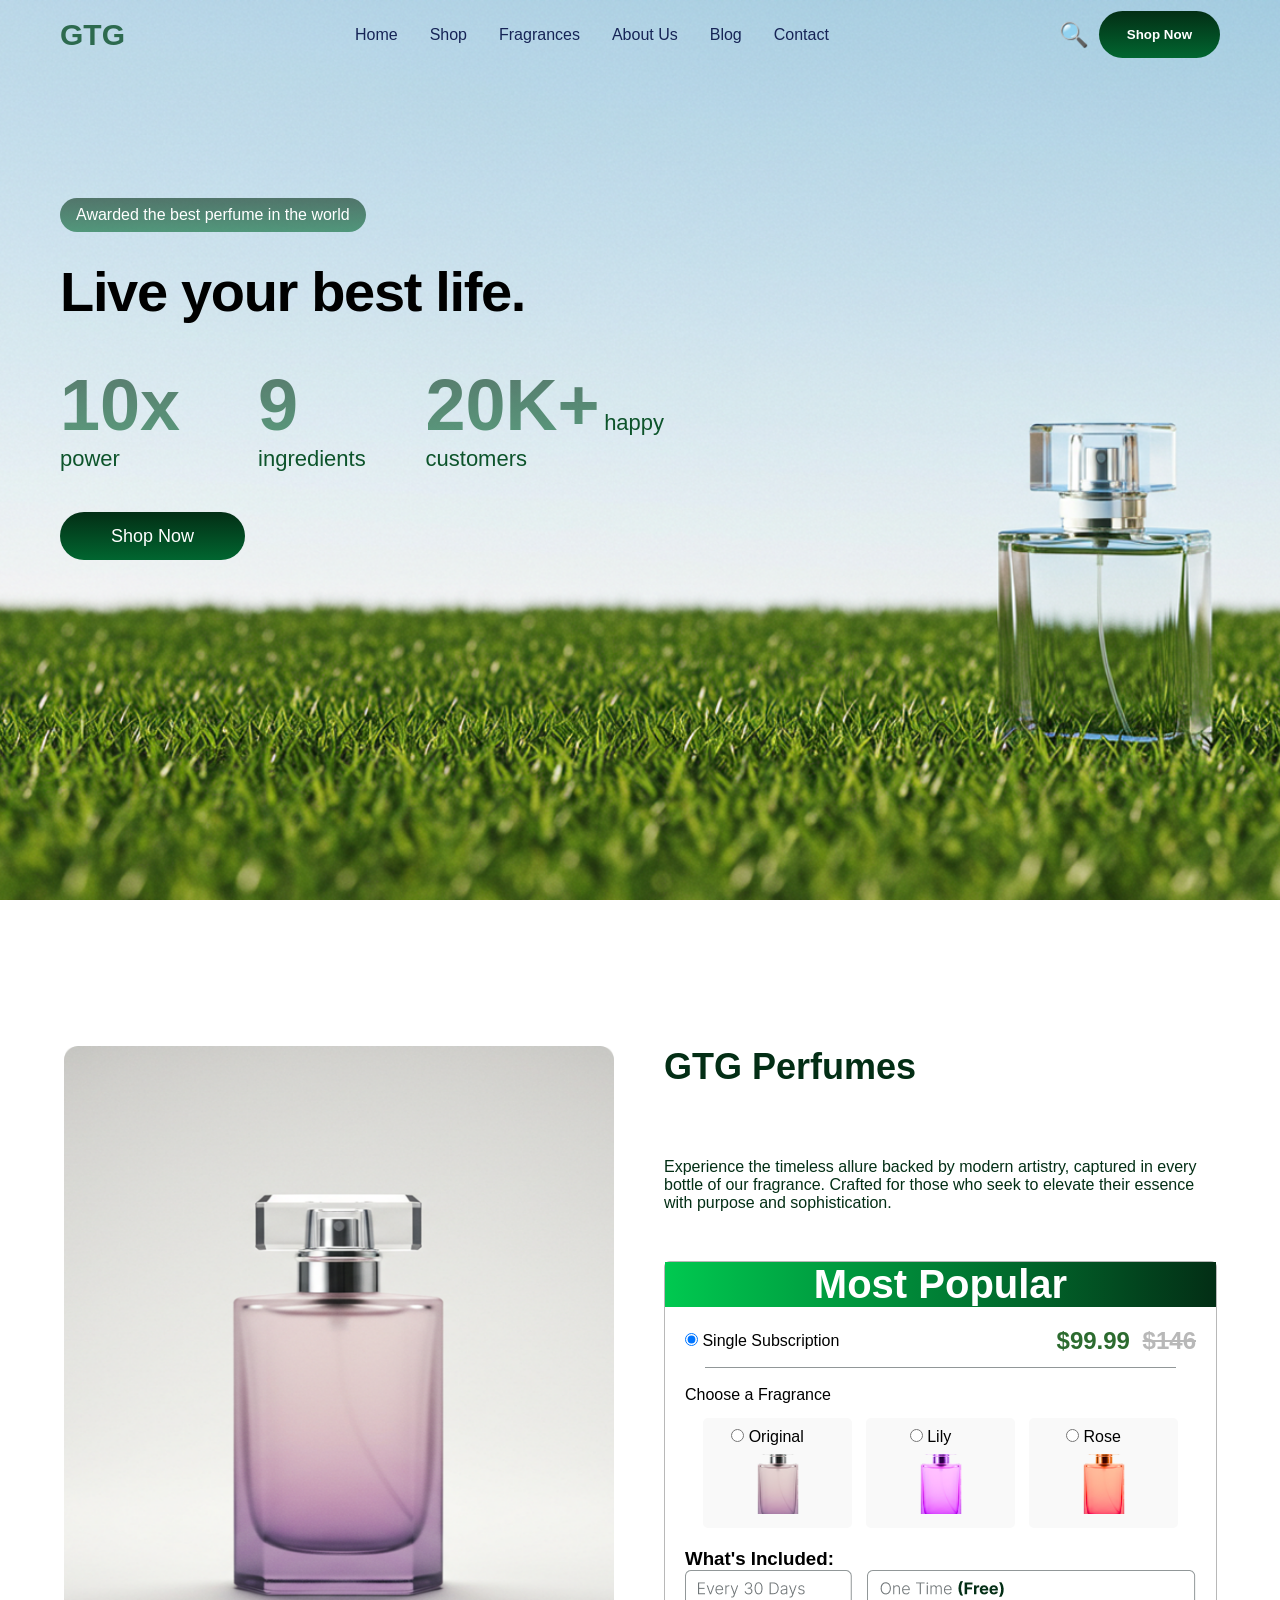
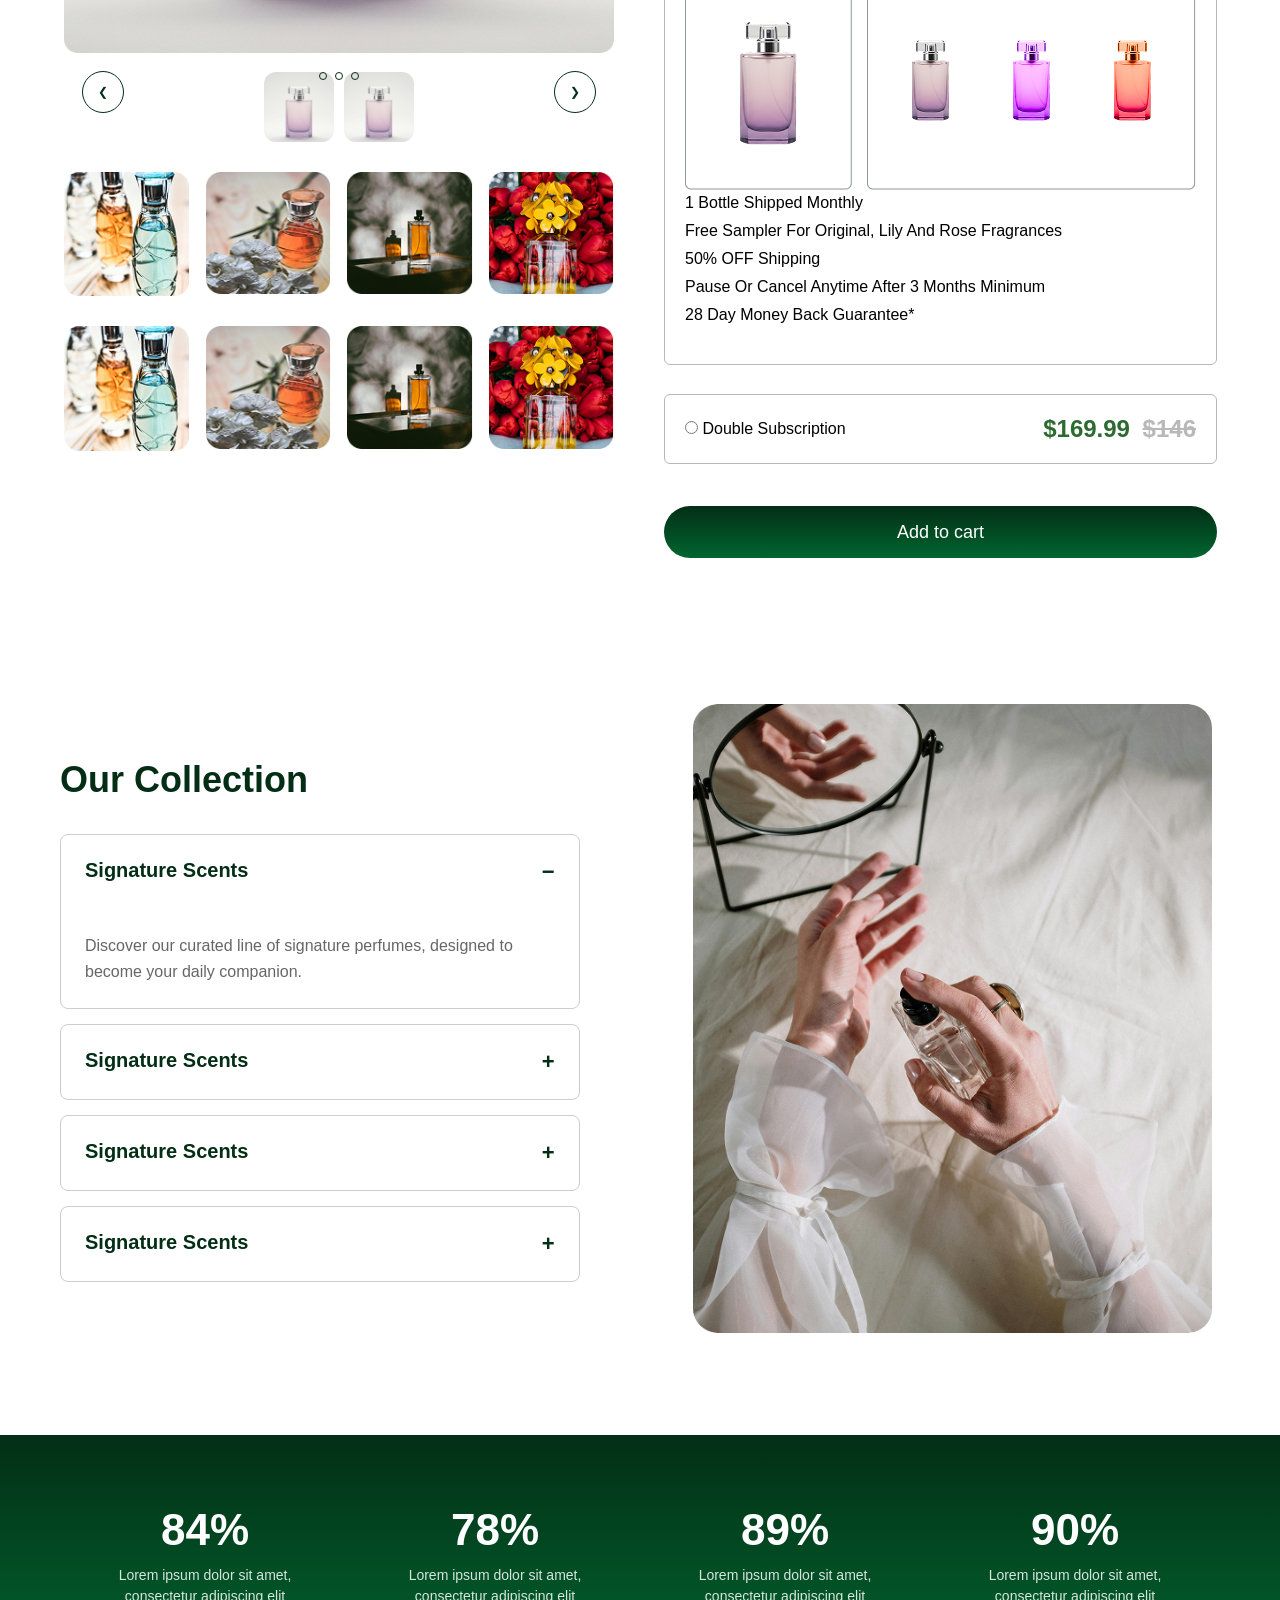
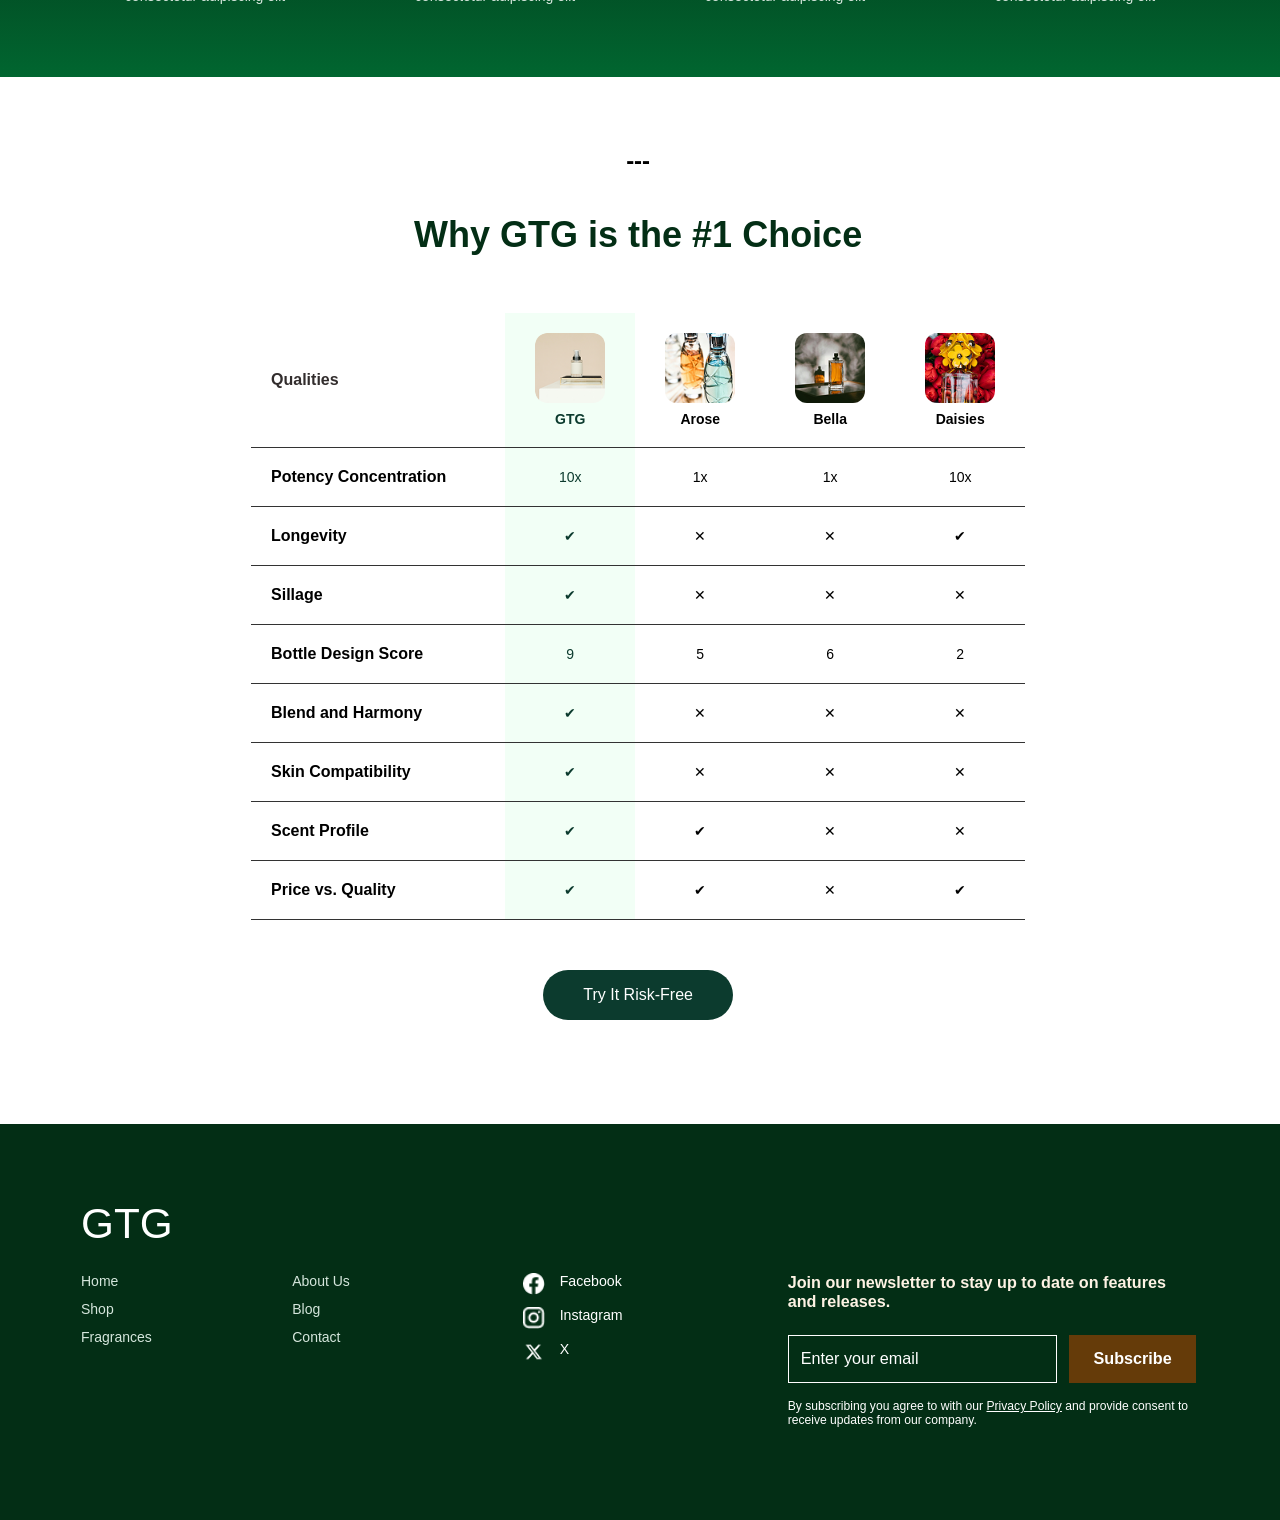
<file: index.html>
<!DOCTYPE html>
<html lang="en">
  <head>
    <meta charset="UTF-8" />
    <meta name="viewport" content="width=device-width, initial-scale=1.0" />
    <title>Header Example</title>
    <link rel="stylesheet" href="css/perfume.css" />
    <script src="js/perfume.js" defer></script>
  </head>
  <body>
    <div class="container">
      <header>
        <div class="header-left"><span class="gtg">GTG</span></div>
        <div class="header-center" id="navMenu">
          <nav>
            <ul>
              <li><a href="#">Home</a></li>
              <li><a href="#">Shop</a></li>
              <li><a href="#">Fragrances</a></li>
              <li><a href="#">About Us</a></li>
              <li><a href="#">Blog</a></li>
              <li><a href="#">Contact</a></li>
            </ul>
          </nav>
        </div>
        <div class="header-right">
          <span class="search-icon">&#128269;</span>
          <button class="shop-now-btn">Shop Now</button>
          <div class="hamburger" onclick="toggleMenu()">☰</div>
        </div>
      </header>
      <section class="promo-section">
        <div class="award">
          <button class="award-btn">
            Awarded the best perfume in the world
          </button>
        </div>
        <div class="tagline"><h1>Live your best life.</h1></div>
        <div class="stats">
          <div class="stat">
            <span class="number">10x</span> <span class="label">power</span>
          </div>
          <div class="stat">
            <span class="number">9</span> <span class="label">ingredients</span>
          </div>
          <div class="stat">
            <span class="number">20K+</span>
            <span class="label">happy customers</span>
          </div>
        </div>
        <button class="shop-now-btn">Shop Now</button>
      </section>
    </div>
    <div class="section-2">
      <div class="carousel-container">
        <img
          id="main-image"
          class="main-image"
          src="./assets/image_1.png"
          alt="Main Image"
        />
        <div class="thumbnails-container">
          <img src="./assets/image_1.png" class="thumbnail" data-index="1" />
          <img
            src="./assets/image_1.png"
            alt="Thumbnail 3"
            class="thumbnail"
            data-index="2"
          />
        </div>
        <div class="next-prev">
          <button class="prev">&#10094;</button>
          <button class="next">&#10095;</button>
        </div>
        <div class="dots">
          <span class="dot" data-index="0"></span>
          <span class="dot" data-index="1"></span>
          <span class="dot" data-index="2"></span>
        </div>
        <div class="bottom-image">
          <img src="./assets/same1.png" /> <img src="./assets/same2.png" />
          <img src="./assets/same3.png" /> <img src="./assets/same4.png" />
        </div>
        <div class="bottom-image">
          <img src="./assets/same1.png" /> <img src="./assets/same2.png" />
          <img src="./assets/same3.png" /> <img src="./assets/same4.png" />
        </div>
      </div>
      <div class="right-container">
        <label class="right-heading">GTG Perfumes</label><br />
        <label class="right-sub-heading"
          >Experience the timeless allure backed by modern artistry, captured in
          every bottle of our fragrance. Crafted for those who seek to elevate
          their essence with purpose and sophistication.</label
        >
        <div class="container-perfume">
          <div class="header-perfume"><h1>Most Popular</h1></div>
          <div class="subscription-option">
            <div>
              <div class="radio-section-split">
                <div class="radio-select">
                  <label>
                    <input
                      type="radio"
                      id="single-subscription"
                      name="subscription"
                      checked
                    />
                    Single Subscription
                  </label>
                </div>
                <div class="right-section-field">
                  <p class="price">
                    $99.99 <span class="old-price">$146</span>
                  </p>
                </div>
              </div>
              <div class="single-subscription-fields">
                <hr />
                <label class="choose-lab">Choose a Fragrance</label>
                <div class="fragrance-options">
                  <div class="fragrance-option">
                    <div class="choose-option">
                      <input
                        type="radio"
                        id="original"
                        name="fragrance"
                        checked
                      />
                      <label for="original"> Original </label>
                    </div>
                    <div class="image">
                      <img src="./assets/original.png" alt="Original" />
                    </div>
                  </div>
                  <div class="fragrance-option">
                    <div class="choose-option">
                      <input type="radio" id="lily" name="fragrance" />
                      <label for="lily"> Lily </label>
                    </div>
                    <div class="image">
                      <img src="./assets/lily.png" alt="Lily" />
                    </div>
                  </div>
                  <div class="fragrance-option">
                    <div class="choose-option">
                      <input type="radio" id="rose" name="fragrance" />
                      <label for="rose"> Rose </label>
                    </div>
                    <div class="image">
                      <img src="./assets/rose.png" alt="Rose" />
                    </div>
                  </div>
                </div>
                <div class="included">
                  <h3>What's Included:</h3>
                  <div class="include">
                    <div>
                      <img src="./assets/30.png" />
                    </div>
                    <div>
                      <img src="./assets/one_time.png" />
                    </div>
                  </div>
                  <ul>
                    <li>1 Bottle Shipped Monthly</li>
                    <li>Free Sampler For Original, Lily And Rose Fragrances</li>
                    <li>50% OFF Shipping</li>
                    <li>Pause Or Cancel Anytime After 3 Months Minimum</li>
                    <li>28 Day Money Back Guarantee*</li>
                  </ul>
                </div>
              </div>
            </div>
          </div>
        </div>
        <div class="container-perfume-double">
          <div class="subscription-option-double">
            <div>
              <div class="radio-section-split">
                <div class="radio-select">
                  <label>
                    <input
                      type="radio"
                      id="double-subscription"
                      name="subscription"
                    />
                    Double Subscription
                  </label>
                </div>
                <div class="right-section-field">
                  <p class="price">
                    $169.99 <span class="old-price">$146</span>
                  </p>
                </div>
              </div>
              <div class="single-subscription-fields">
                <hr />
                <label class="choose-lab">Choose a Fragrance 1</label>
                <div class="fragrance-options">
                  <div class="fragrance-option">
                    <div class="choose-option">
                      <input
                        type="radio"
                        id="original"
                        name="fragrance"
                        checked
                      />
                      <label for="original"> Original </label>
                    </div>
                    <div class="image">
                      <img src="./assets/original.png" alt="Original" />
                    </div>
                  </div>
                  <div class="fragrance-option">
                    <div class="choose-option">
                      <input type="radio" id="lily" name="fragrance" />
                      <label for="lily"> Lily </label>
                    </div>
                    <div class="image">
                      <img src="./assets/lily.png" alt="Lily" />
                    </div>
                  </div>
                  <div class="fragrance-option">
                    <div class="choose-option">
                      <input type="radio" id="rose" name="fragrance" />
                      <label for="rose"> Rose </label>
                    </div>
                    <div class="image">
                      <img src="./assets/rose.png" alt="Rose" />
                    </div>
                  </div>
                </div>
                <label class="choose-lab">Choose a Fragrance 2</label>
                <div class="fragrance-options">
                  <div class="fragrance-option">
                    <div class="choose-option">
                      <input
                        type="radio"
                        id="original"
                        name="fragrance"
                        checked
                      />
                      <label for="original"> Original </label>
                    </div>
                    <div class="image">
                      <img src="./assets/original.png" alt="Original" />
                    </div>
                  </div>
                  <div class="fragrance-option">
                    <div class="choose-option">
                      <input type="radio" id="lily" name="fragrance" />
                      <label for="lily"> Lily </label>
                    </div>
                    <div class="image">
                      <img src="./assets/lily.png" alt="Lily" />
                    </div>
                  </div>
                  <div class="fragrance-option">
                    <div class="choose-option">
                      <input type="radio" id="rose" name="fragrance" />
                      <label for="rose"> Rose </label>
                    </div>
                    <div class="image">
                      <img src="./assets/rose.png" alt="Rose" />
                    </div>
                  </div>
                </div>
                <div class="included">
                  <h3>What's Included:</h3>
                  <div class="include">
                    <div>
                      <img src="./assets/30.png" />
                    </div>
                    <div>
                      <img src="./assets/one_time.png" />
                    </div>
                  </div>
                  <ul>
                    <li>1 Bottle Shipped Monthly</li>
                    <li>Free Sampler For Original, Lily And Rose Fragrances</li>
                    <li>50% OFF Shipping</li>
                    <li>Pause Or Cancel Anytime After 3 Months Minimum</li>
                    <li>28 Day Money Back Guarantee*</li>
                  </ul>
                </div>
              </div>
            </div>
          </div>
        </div>
        <button class="btn">Add to cart</button>
      </div>
    </div>
    <section class="collection">
      <div class="left-section">
        <h2 class="heading">Our Collection</h2>
        <div class="accordion">
          <div class="accordion-item active">
            <button class="accordion-header">
              <span>Signature Scents</span> <span class="icon">−</span>
            </button>
            <!-- <div class="accordion-body">
              <p>
                Discover our curated line of signature perfumes, designed to
                become your daily companion.
              </p>
            </div> -->
            <p>
              Discover our curated line of signature perfumes, designed to
              become your daily companion.
            </p>
          </div>
          <div class="accordion-item">
            <button class="accordion-header">
              <span>Signature Scents</span> <span class="icon">+</span>
            </button>
             <p>
              Discover our curated line of signature perfumes, designed to
              become your daily companion.
            </p>
          </div>
          <div class="accordion-item">
            <button class="accordion-header">
              <span>Signature Scents</span> <span class="icon">+</span>
            </button>
             <p>
              Discover our curated line of signature perfumes, designed to
              become your daily companion.
            </p>
          </div>
          <div class="accordion-item">
            <button class="accordion-header">
              <span>Signature Scents</span> <span class="icon">+</span>
            </button>
             <p>
              Discover our curated line of signature perfumes, designed to
              become your daily companion.
            </p>
          </div>
        </div>
      </div>
      <div class="right-section">
        <img src="./assets/section-3.png" alt="Original" />
      </div>
    </section>
    <section class="stats-section">
      <div class="stats-container">
        <div class="stat-item">
          <h2>84%</h2>
          <p>Lorem ipsum dolor sit amet,<br />consectetur adipiscing elit</p>
        </div>
        <div class="stat-item">
          <h2>78%</h2>
          <p>Lorem ipsum dolor sit amet,<br />consectetur adipiscing elit</p>
        </div>
        <div class="stat-item">
          <h2>89%</h2>
          <p>Lorem ipsum dolor sit amet,<br />consectetur adipiscing elit</p>
        </div>
        <div class="stat-item">
          <h2>90%</h2>
          <p>Lorem ipsum dolor sit amet,<br />consectetur adipiscing elit</p>
        </div>
      </div>
    </section>
    <section class="comparison-section">
      <h1 class="section-title-1">---</h1>
      <h2 class="section-title">Why GTG is the #1 Choice</h2>
      <table class="comparison-table">
        <thead>
          <tr>
            <td class="table-heading">Qualities</td>
            <th class="highlight">
              <img src="./assets/col1.png" alt="GTG" /> <span>GTG</span>
            </th>
            <th>
              <img src="./assets/col2.png" alt="Arose" /> <span>Arose</span>
            </th>
            <th>
              <img src="./assets/col3.png" alt="Bella" /> <span>Bella</span>
            </th>
            <th>
              <img src="./assets/col4.png" alt="Daisies" /> <span>Daisies</span>
            </th>
          </tr>
        </thead>
        <tbody>
          <tr>
            <td>Potency Concentration</td>
            <td class="highlight">10x</td>
            <td>1x</td>
            <td>1x</td>
            <td>10x</td>
          </tr>
          <tr>
            <td>Longevity</td>
            <td class="highlight">✔</td>
            <td>✕</td>
            <td>✕</td>
            <td>✔</td>
          </tr>
          <tr>
            <td>Sillage</td>
            <td class="highlight">✔</td>
            <td>✕</td>
            <td>✕</td>
            <td>✕</td>
          </tr>
          <tr>
            <td>Bottle Design Score</td>
            <td class="highlight">9</td>
            <td>5</td>
            <td>6</td>
            <td>2</td>
          </tr>
          <tr>
            <td>Blend and Harmony</td>
            <td class="highlight">✔</td>
            <td>✕</td>
            <td>✕</td>
            <td>✕</td>
          </tr>
          <tr>
            <td>Skin Compatibility</td>
            <td class="highlight">✔</td>
            <td>✕</td>
            <td>✕</td>
            <td>✕</td>
          </tr>
          <tr>
            <td>Scent Profile</td>
            <td class="highlight">✔</td>
            <td>✔</td>
            <td>✕</td>
            <td>✕</td>
          </tr>
          <tr>
            <td>Price vs. Quality</td>
            <td class="highlight">✔</td>
            <td>✔</td>
            <td>✕</td>
            <td>✔</td>
          </tr>
        </tbody>
      </table>
      <button class="cta-btn">Try It Risk-Free</button>
    </section>
    <footer class="footer">
      <div class="footer-gtg"><span class="gtg">GTG</span></div>
      <div class="footer-container">
        <!-- Links -->
        <div class="footer-links">
          <div class="footer-tags">
            <a href="#">Home</a> <a href="#">Shop</a> <a href="#">Fragrances</a>
          </div>
          <div class="footer-tags">
            <a href="#">About Us</a> <a href="#">Blog</a>
            <a href="#">Contact</a>
          </div>
        </div>
        <!-- Social -->
        <div class="footer-social">
          <a href="#">
            <img src="./assets/facebook.png" />
            <span class="label">Facebook</span>
          </a>
          <a href="#">
            <img src="./assets/insta.png" /> <span class="label">Instagram</span>
          </a>
          <a href="#">
            <img src="./assets/X.png" /> <span class="label">X</span>
          </a>
        </div>
        <!-- Newsletter -->
        <div class="footer-newsletter">
          <p class="newsletter-title">
            Join our newsletter to stay up to date on features and releases.
          </p>
          <div class="newsletter-form">
            <input type="email" placeholder="Enter your email" />
            <button>Subscribe</button>
          </div>
          <p class="newsletter-note">
            By subscribing you agree to with our
            <a href="#">Privacy Policy</a> and provide consent to receive
            updates from our company.
          </p>
        </div>
      </div>
    </footer>
  </body>
</html>
</file>
<file: css/perfume.css>
* {
  margin: 0;
  padding: 0;
  box-sizing: border-box;
}
body {
  font-family: Arial, sans-serif;
  overflow-x: hidden;
}
.hamburger {
  display: none;
  font-size: 26px;
  cursor: pointer;
}
.container {
  min-height: 100vh;
  /* background: linear-gradient(to bottom, #cfe3eb 0%, #ffffff 70%); */
  background: url("../assets/section_1.png") no-repeat center center/cover;
  padding: 0 60px;
  height: 794px;
}
header {
  display: flex;
  justify-content: space-between;
  align-items: center;
  padding: 11px 0px;
}
header .header-left .gtg {
  font-size: 30px;
  font-weight: bold;
  color: #2d6a4f;
}
header .header-center nav ul {
  display: flex;
  gap: 32px;
  list-style: none;
}
header .header-center nav ul li a {
  text-decoration: none;
  color: #162456;
  font-size: 16px;
}
header .header-right {
  display: flex;
  gap: 10px;
  align-items: center;
}
header .header-right .search-icon {
  font-size: 24px;
  cursor: pointer;
}
header .shop-now-btn {
  padding: 16px 28px;
  background: linear-gradient(180deg, #032e15 0%, #016630 100%);
  color: #ffffff;
  border: none;
  cursor: pointer;
  font-weight: bold;
  border-radius: 505px;
}
.promo-section {
  max-width: 692px;
  padding-top: 129px;
}
.award-btn {
  padding: 8px 16px;
  border-radius: 10000px;
  background: linear-gradient(
    180deg,
    rgba(3, 46, 21, 0.6) 0%,
    rgba(1, 102, 48, 0.6) 100%
  );
  border: none;
  margin-bottom: 27px;
  color: #ffff;
  font-size: 16px;
}
.promo-section .tagline h1 {
  font-size: 56px;
  margin-bottom: 40px;
  font-weight: bold;
  font-weight: 700;
  letter-spacing: -1.33px;
}
.promo-section .stats {
  display: flex;
  margin-bottom: 40px;
  gap: 24px;
}

.promo-section .shop-now-btn {
  padding: 12px 16px;
  background: linear-gradient(180deg, #032e15 0%, #016630 100%);
  color: #ffffff;
  border: none;
  font-weight: 500;
  border-radius: 100px;
  width: 185px;
  height: 48px;
  font-size: 18px;
} 
.promo-section .stat .number {
  font-size: 30px;
  font-weight: bold;
  background: linear-gradient(
    180deg,
    rgba(3, 46, 21, 0.6) 0%,
    rgba(1, 102, 48, 0.6) 100%
  );
  -webkit-background-clip: text;
  color: transparent;
  font-size: 72px;
}
.promo-section .stat .label {
  font-size: 22px;
  color: #0d542b;
  text-align: left;
  font-weight: 300;
}
.section-2 {
  display: grid;
  grid-template-columns: 1.1fr 1fr;
  max-width: 1400px;
  margin-top: 146px;
  margin-right: 63px;
  margin-left: 64px;
  gap: 50px;
}
.carousel-container {
  position: relative;
}
.main-image {
  width: 100%;
  border-radius: 10px;
}
.thumbnails-container {
  display: flex;
  justify-content: center;
  gap: 10px;
  margin-top: 15px;
}
.thumbnail {
  width: 70px;
  height: 70px;
  object-fit: cover;
  border-radius: 12px;
  cursor: pointer;
  opacity: 0.7;
}
.thumbnail:hover {
  opacity: 1;
}
/* .next-prev {
  display: flex;
  gap: 88%;
  margin-top: -26px;
} */
.next-prev {
  position: absolute;
  bottom: 40%;
  left: 18px;
  right: 18px;
  display: flex;
  justify-content: space-between;
}
.next-prev button {
  background: transparent;
  border: 0.81px solid #032E15;
  width: 42px;
  height: 42px;
  border-radius: 50%;
  font-size: 12px;
  cursor: pointer;
  color: #032E15;
}
.dots {
  display: flex;
  justify-content: center;
  gap: 8px;
  margin-top: 10px;
  position: absolute;
  bottom: 43%;
  left: 18px;
  right: 18px;
}

.dot {
  width: 8px;
  height: 8px;
  background: transparent;
  border-radius: 50%;
  cursor: pointer;
  border: 1.01px solid #032E15
}
.dot.active {
  background: #032E15;
}
.bottom-image {
  display: grid;
  grid-template-columns: repeat(4, 1fr);
  gap: 16px;
  margin-top: 30px;
}
.bottom-image img {
  width: 100%;
  border-radius: 12px;
  object-fit: cover;
}
.right-container {
  display: flex;
  flex-direction: column;
  gap: 18px;
}
.right-heading {
  font-size: 36px;
  color: #032e15;
  font-weight: 600;
}
.right-sub-heading {
  margin-top: 16px;
  font-size: 16px;
  color: #032e15;
  font-weight: 300;
}
.container-perfume {
  border: 1.01px solid #b8b8b8;
  border-radius: 6px;
  margin-top: 31px;
}
.subscription-option
{
  padding: 20px;
}
.container-perfume-double {
  border: 1.01px solid #b8b8b8;
  border-radius: 6px;
  margin-top: 11px;
  padding: 20px
}
.header-perfume {
  background: linear-gradient(270deg, #032e15 0%, #008236 51.92%, #00c950 100%);
  color: #ffffff;
  font-size: 20px;
  text-align: center;
}
.radio-section-split {
  display: flex;
  justify-content: space-between;
  align-items: center;
}
.price {
  font-size: 24px;
  font-weight: bold;
  color: #2c6b2f;
}
.old-price {
  color: #b8b8b8;
  text-decoration: line-through;
  margin-left: 6px;
}
hr {
  border: none;
  border-top: 1px solid #919798;
  margin: 12px 20px;
}
.choose-lab {
  margin-top: 18px;
  margin-bottom: 14px;
  display: block;
}
.fragrance-options {
  display: grid;
  grid-template-columns: repeat(3, 1fr);
  gap: 14px;
  padding: 0 18px;
}
.fragrance-option {
  background: #f9f9f9;
  padding: 10px;
  border-radius: 4.95px;
  text-align: center;
}
.fragrance-options img {
  width: 60px;
  height: 60px;
  object-fit: cover;
  border-radius: 8px;
  margin-top: 8px;
}
.included {
  margin: 20px 0;
}
.include {
  display: flex;
  justify-content: space-between;
  gap: 15px;
}
.included ul {
  list-style-type: none;
  padding: 0;
}
.included li {
  font-size: 16px;
  margin-bottom: 10px;
}
.btn {
  padding: 12px 24px;
  background: linear-gradient(180deg, #032e15 0%, #016630 100%);
  color: #ffffff;
  border: none;
  font-weight: 500;
  border-radius: 100px;
  height: 52px;
  font-size: 18px;
  width: 100%;
  margin-top: 24px;
}
.collection {
  margin-left: 60px;
  margin-right: 68px;
  margin-top: 146px;
  gap: 113px;
  margin-bottom: 98px;
  display: grid;
    grid-template-columns: 1fr 1fr;
    max-width: 1400px;
    align-items: center;
}
.fragrance-options label {
  font-size: 16px;
  margin-right: 20px;
  display: inline-block;
  cursor: pointer;
}
.heading {
  color: #032e15;
  font-size: 36px;
  margin-bottom: 33px;
}
.accordion {
  display: flex;
  flex-flow: column;
  gap: 15px;
}
.accordion-item {
  border: 1px solid #cdcdcd;
  padding: 24px;
  border-radius: 8px;
}
.accordion-item.active .accordion-header {
  width: 100%;
  display: flex;
  justify-content: space-between;
  border: none;
  background: #ffffff;
  font-size: 20px;
  font-weight: 700;
  color: #032e15;
  margin-bottom: 48px;
}
.accordion-header {
  width: 100%;
  display: flex;
  justify-content: space-between;
  border: none;
  background: #ffffff;
  font-size: 20px;
  font-weight: 700;
  color: #032e15;
}
.accordion-header .icon {
  font-size: 22px;
  color: #032E15;
}
.accordion-item p {
  font-size: 16px;
  color: #666666;
  line-height: 1.6;
  display: none;
}

/* ACTIVE STATE */
.accordion-item.active p {
  display: block;
}
.right-section img {
  width: 100%;
  border-radius: 24px;
  object-fit: cover;
}
.stats-section {
  background: linear-gradient(180deg, #032e15 0%, #016630 100%);
  padding: 70px 80px;
}
.stats-container {
  display: grid;
  grid-template-columns: repeat(4, 1fr);
  gap: 40px;
  text-align: center;
}

.stat-item h2 {
  font-size: 44px;
  font-weight: 700;
  color: #ffffff;
  margin-bottom: 10px;
}
.stat-item p {
  font-size: 14px;
  line-height: 1.5;
  color: #d5e6dc;
  margin: 0;
}

.comparison-section {
  margin-top: 69.75px;
  margin-left: 251.05px;
  margin-right: 254.81px;
  margin-bottom: 104.28px;
  text-align: center;
}
.section-title-1 {
  margin-bottom: 39px;
}
.section-title {
  color: #032e15;
  font-size: 36px;
  margin-bottom: 57px;
}

.comparison-table {
  width: 100%;
  max-width: 1200px;
  margin: auto;
  border-collapse: separate;
  border-spacing: 0;
}
.comparison-table th,
.comparison-table td {
  padding: 20px;
  border-bottom: 1px solid #333;
  font-size: 14px;
}
.comparison-table th {
  font-weight: 600;
}
.comparison-table th img {
  width: 70px;
  height: 70px;
  border-radius: 12px;
  object-fit: cover;
  display: block;
  margin: auto;
}
.comparison-table th span {
  display: block;
  margin-top: 8px;
}
.comparison-table tbody td:not(:first-child) {
  text-align: center;
}
.table-heading {
  color: #322d2d !important;
  font-size: 16px;
  font-weight: 700;
}

.comparison-table td:first-child {
  text-align: left;
  font-size: 16px;
  font-weight: 700;
}
.highlight {
  background: #f2fff6;
  color: #0c3b2e;
}
.highlight td,
.highlight th {
  border-color: #cfe8d9;
}

.cta-btn {
  margin-top: 50px;
  padding: 16px 40px;
  background: #0c3b2e;
  color: #fff;
  border: none;
  border-radius: 30px;
  font-size: 16px;
  cursor: pointer;
}
.footer {
  background: #032e15;
  color: #ffffff;
  padding-top: 75.52px;
  padding-left: 81px;
  padding-right: 84px;
  padding-bottom: 93px;
}
.footer-gtg {
  height: 73px;
}
.footer-gtg .gtg {
  font-size: 42.32px;
  font-family: 700;
}
.footer-container {
  display: grid;
  grid-template-columns: 1.2fr 1fr 2fr;
  gap: 60px;
  align-items: flex-start;
}
.footer-links {
  display: flex;
  justify-content: space-between;
  gap: 40px;
}
.footer-links a {
  display: block;
  color: #d5e6dc;
  text-decoration: none;
  margin-bottom: 12px;
  font-size: 14px;
}
.footer-links a:hover {
  color: #000;
}
.footer-social {
  display: flex;
  flex-direction: column;
}
.footer-social a {
  color: #fff;
  font-size: 14.16px;
  text-decoration: none;
  display: flex;
  gap: 14.16px;
  margin-bottom: 12px;
}
.footer-social img {
  width: 22px;
  height: 22px;
}

.footer-tags {
  width: 171.24476623535156px;
}
.footer-social a:hover {
  color: #000;
}
.footer-newsletter {
  max-width: 505.6440124511719px;
}
.newsletter-title {
  font-size: 16.18px;
  margin-bottom: 24px;
  font-weight: 700;
  color: #fef3e4;
}
.newsletter-form {
  display: flex;
  gap: 12px;
  margin-bottom: 16.18px;
}
.newsletter-form input {
  flex: 1;
  padding: 12.14px;
  background: transparent;
  color: #fff;
  font-size: 16.18px;
  border: 1.01px solid #ffffff;
  height: 48.270912170410156px;
}
.newsletter-form button {
  background: #653b09;
  border: none;
  color: #fff;
  font-size: 16.18px;
  cursor: pointer;
  padding: 12.14px 24.27px;
  font-weight: 700;
}
.newsletter-form input::placeholder {
  color: #FFFFFF;
}
.newsletter-note {
  font-size: 12.14px;
  color: #ffffff;
  font-weight: 300;
}
.newsletter-note a {
  color: #ffffff;
  text-decoration: underline;
}

@media (max-width: 768px) {
  .hamburger {
    display: block;
  }
  .header-center {
    position: absolute;
    top: 70px;
    left: 0;
    background: white;
    display: none;
  }
  .header-center nav ul {
    flex-direction: column;
    padding: 20px;
    gap: 16px;
    text-align: center;
  }
  .header {
    padding: 20px;
  }
  .promo-section {
    padding-top: 50px;
    padding-right: 20px;
    padding-left: 20px;
  }
  .award-btn {
    width: auto;
    margin-bottom: 20px;
  }
  .promo-section .tagline h1 {
    font-size: 40px;
  }
  .promo-section .stat .number {
    font-size: 40px;
  }
  .promo-section .stats {
    gap: 20px;
  }
  .promo-section .stat .label {
    font-size: 18px;
  }
  header {
    padding: 20px;
  }
  .section-2 {
    display: block;
    width: 100%;
    margin: 0;
  }
  .main-image {
    width: 100%;
    margin: 20px 20px 20px 0px;
  }
  .bottom-image {
    display: grid;
    grid-template-columns: repeat(2, 1fr);
    margin: 20px 20px 20px 0px;
  }
  .right-container {
    margin: 20px;
  }
  .left-section {
    width: 100%;
    margin: 20px 20px 20px 0px;
  }
  .right-section {
    width: 100%;
    margin: 20px 20px 20px 0px;
  }
  .stats-section {
    width: 100% !important;
    padding: 10px;
  }
  .comparison-section {
    width: 100%;
    margin: 10px;
  }
  .footer {
    width: 100%;
    margin: 20px;
    display: block;
  }
  .collection {
    display: block;
    margin: 0px;
  }
  .right-section img {
    width: 100%;
  }
}
</file>
